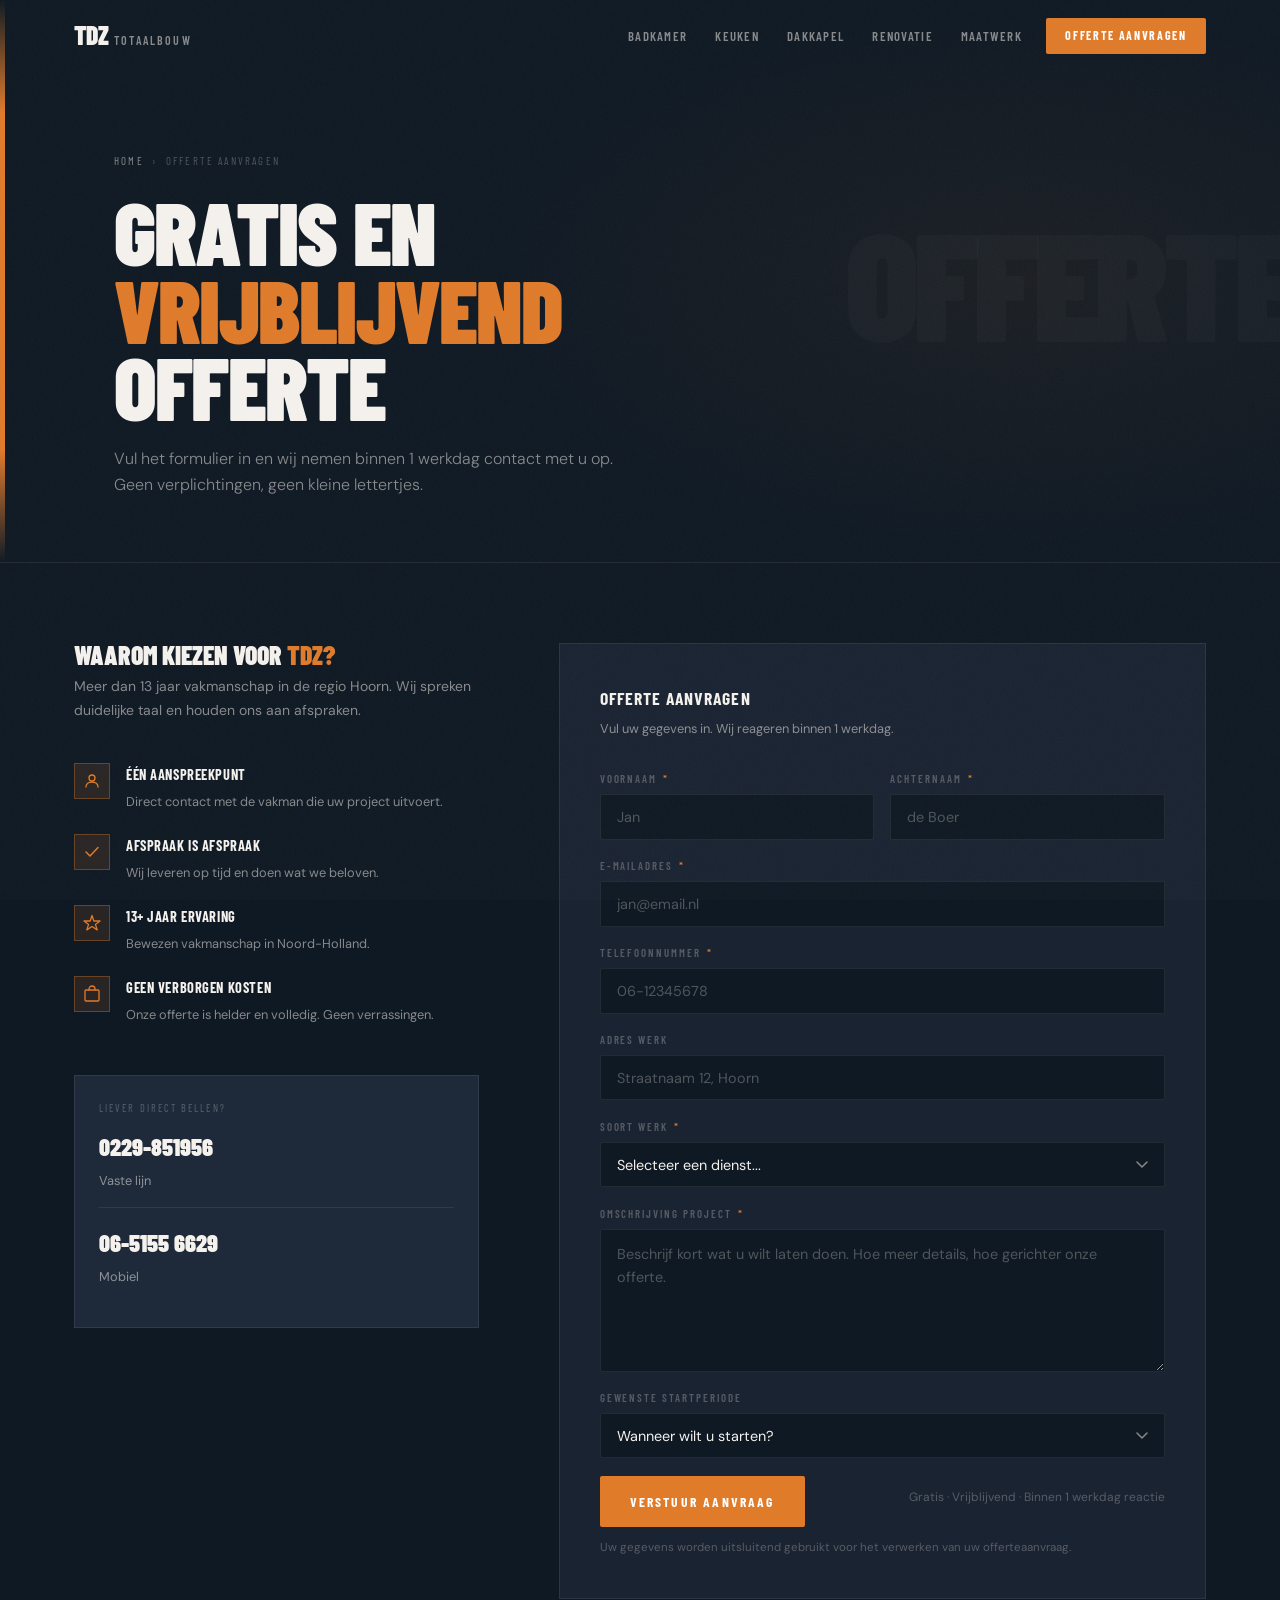
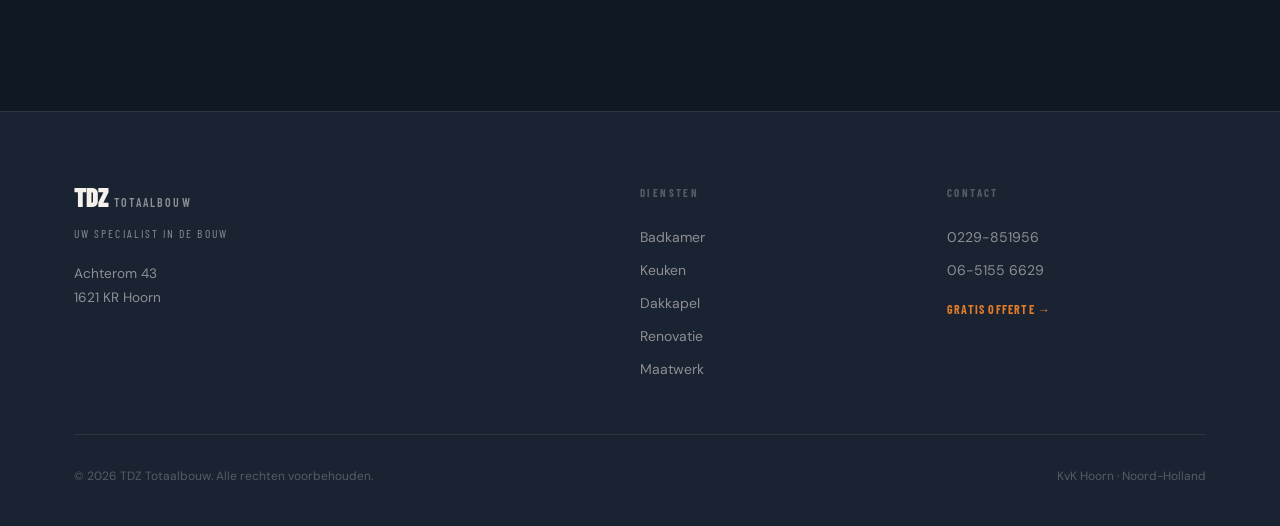
<file: offerte.html>
<!DOCTYPE html>
<html lang="nl">
<head>
  <meta charset="UTF-8">
  <meta name="viewport" content="width=device-width, initial-scale=1.0">
  <title>Gratis Offerte Aanvragen | TDZ Totaalbouw Hoorn</title>
  <meta name="description" content="Vraag gratis en vrijblijvend een offerte aan bij TDZ Totaalbouw in Hoorn. Wij reageren binnen 1 werkdag. Bel 0229-851956.">
  <link rel="preconnect" href="https://fonts.googleapis.com">
  <link rel="preconnect" href="https://fonts.gstatic.com" crossorigin>
  <link href="https://fonts.googleapis.com/css2?family=Barlow+Condensed:wght@400;600;700;900&family=DM+Sans:ital,wght@0,300;0,400;0,500;1,300&display=swap" rel="stylesheet">
  <link rel="stylesheet" href="css/style.css">
  <style>
    .page-hero {
      padding-top: calc(var(--nav-h) + 5rem);
      padding-bottom: 4rem;
      background: var(--bg-deep);
      position: relative;
      overflow: hidden;
    }
    .page-hero::before {
      content: '';
      position: absolute;
      inset: 0;
      background: radial-gradient(ellipse 70% 80% at 80% 50%, rgba(224,123,42,0.06) 0%, transparent 60%);
      pointer-events: none;
    }
    .page-hero__orange-bar {
      position: absolute;
      left: 0; top: 0; bottom: 0;
      width: 5px;
      background: linear-gradient(to bottom, transparent, var(--accent) 20%, var(--accent) 80%, transparent);
    }
    .page-hero__bg-text {
      position: absolute;
      right: -1rem;
      top: 50%;
      transform: translateY(-50%);
      font-family: var(--font-display);
      font-size: clamp(4rem, 12vw, 10rem);
      font-weight: 900;
      text-transform: uppercase;
      color: rgba(245,242,238,0.022);
      letter-spacing: -0.04em;
      white-space: nowrap;
      pointer-events: none;
      user-select: none;
    }
    .page-hero__inner { position: relative; z-index: 2; padding-left: calc(1.5rem + 1rem); }
    .breadcrumb {
      font-family: var(--font-display);
      font-size: 0.68rem;
      letter-spacing: 0.2em;
      text-transform: uppercase;
      color: var(--text-dim);
      margin-bottom: 1.5rem;
      display: flex;
      align-items: center;
      gap: 0.5rem;
    }
    .breadcrumb a { color: var(--text-muted); transition: color 0.2s; }
    .breadcrumb a:hover { color: var(--accent); }
    .breadcrumb span { color: var(--text-dim); }
    .page-hero__title {
      font-family: var(--font-display);
      font-size: clamp(3rem, 8vw, 5.5rem);
      font-weight: 900;
      text-transform: uppercase;
      line-height: 0.88;
      letter-spacing: -0.02em;
      color: var(--text);
      margin-bottom: 1.25rem;
    }
    .page-hero__title .accent { color: var(--accent); }
    .page-hero__sub {
      font-size: 1rem;
      font-weight: 300;
      color: var(--text-muted);
      line-height: 1.65;
      max-width: 500px;
    }

    /* OFFERTE LAYOUT */
    .offerte-section {
      padding: 5rem 0 7rem;
      background: var(--bg-deep);
      border-top: 1px solid var(--border);
    }
    .offerte-grid {
      display: grid;
      grid-template-columns: 1fr 1.6fr;
      gap: 5rem;
      align-items: start;
    }

    /* Left side info */
    .offerte-info__title {
      font-family: var(--font-display);
      font-size: 1.6rem;
      font-weight: 900;
      text-transform: uppercase;
      line-height: 0.92;
      color: var(--text);
      margin-bottom: 0.5rem;
    }
    .offerte-info__title .accent { color: var(--accent); }
    .offerte-info__sub {
      font-size: 0.875rem;
      color: var(--text-muted);
      line-height: 1.7;
      margin-bottom: 2.5rem;
    }

    /* USP list */
    .offerte-usps {
      display: flex;
      flex-direction: column;
      gap: 1.25rem;
      margin-bottom: 3rem;
    }
    .offerte-usp {
      display: flex;
      align-items: flex-start;
      gap: 1rem;
    }
    .offerte-usp__icon {
      width: 36px;
      height: 36px;
      background: rgba(224,123,42,0.12);
      border: 1px solid var(--border-accent);
      display: flex;
      align-items: center;
      justify-content: center;
      flex-shrink: 0;
      color: var(--accent);
    }
    .offerte-usp__text strong {
      display: block;
      font-family: var(--font-display);
      font-size: 0.9rem;
      font-weight: 700;
      text-transform: uppercase;
      letter-spacing: 0.04em;
      color: var(--text);
      margin-bottom: 0.15rem;
    }
    .offerte-usp__text span {
      font-size: 0.8rem;
      color: var(--text-muted);
      line-height: 1.5;
    }

    /* Direct contact block */
    .direct-contact {
      background: var(--bg-card);
      border: 1px solid var(--border);
      padding: 1.5rem;
    }
    .direct-contact__label {
      font-family: var(--font-display);
      font-size: 0.65rem;
      letter-spacing: 0.2em;
      text-transform: uppercase;
      color: var(--text-dim);
      margin-bottom: 0.75rem;
    }
    .direct-contact__phone {
      font-family: var(--font-display);
      font-size: 1.5rem;
      font-weight: 900;
      color: var(--text);
      display: block;
      margin-bottom: 0.25rem;
      transition: color 0.2s;
    }
    .direct-contact__phone:hover { color: var(--accent); }
    .direct-contact__phone-sub {
      font-size: 0.8rem;
      color: var(--text-muted);
      display: block;
      margin-bottom: 1rem;
    }
    .direct-contact__divider {
      height: 1px;
      background: var(--border);
      margin: 1rem 0;
    }

    /* The form */
    .offerte-form {
      background: var(--bg-base);
      border: 1px solid var(--border);
      padding: 2.5rem;
    }
    .offerte-form__title {
      font-family: var(--font-display);
      font-size: 1.1rem;
      font-weight: 700;
      text-transform: uppercase;
      letter-spacing: 0.06em;
      color: var(--text);
      margin-bottom: 0.4rem;
    }
    .offerte-form__sub {
      font-size: 0.8rem;
      color: var(--text-muted);
      margin-bottom: 2rem;
      line-height: 1.5;
    }
    .form-row {
      display: grid;
      grid-template-columns: 1fr 1fr;
      gap: 1rem;
    }
    .form-group {
      display: flex;
      flex-direction: column;
      gap: 0.4rem;
      margin-bottom: 1.1rem;
    }
    .form-label {
      font-family: var(--font-display);
      font-size: 0.68rem;
      font-weight: 600;
      letter-spacing: 0.18em;
      text-transform: uppercase;
      color: var(--text-dim);
    }
    .form-label .required {
      color: var(--accent);
      margin-left: 2px;
    }
    .form-input {
      background: var(--bg-deep);
      border: 1px solid var(--border);
      color: var(--text);
      font-family: var(--font-body);
      font-size: 0.9rem;
      padding: 0.8rem 1rem;
      border-radius: var(--radius);
      transition: border-color 0.2s, background 0.2s;
      outline: none;
      width: 100%;
      -webkit-appearance: none;
    }
    .form-input::placeholder { color: var(--text-dim); }
    .form-input:focus {
      border-color: var(--accent);
      background: var(--bg-card);
    }
    .form-select {
      background: var(--bg-deep);
      border: 1px solid var(--border);
      color: var(--text);
      font-family: var(--font-body);
      font-size: 0.9rem;
      padding: 0.8rem 1rem;
      border-radius: var(--radius);
      outline: none;
      width: 100%;
      -webkit-appearance: none;
      background-image: url("data:image/svg+xml,%3Csvg xmlns='http://www.w3.org/2000/svg' width='12' height='8' fill='none'%3E%3Cpath d='M1 1l5 5 5-5' stroke='%23888' stroke-width='1.5' stroke-linecap='round' stroke-linejoin='round'/%3E%3C/svg%3E");
      background-repeat: no-repeat;
      background-position: right 1rem center;
      cursor: pointer;
      transition: border-color 0.2s;
    }
    .form-select:focus { border-color: var(--accent); }
    .form-textarea {
      resize: vertical;
      min-height: 120px;
      line-height: 1.6;
    }
    .form-submit-row {
      display: flex;
      align-items: center;
      justify-content: space-between;
      gap: 1rem;
      flex-wrap: wrap;
      margin-top: 0.5rem;
    }
    .form-note {
      font-size: 0.75rem;
      color: var(--text-dim);
    }
    .form-privacy {
      font-size: 0.72rem;
      color: var(--text-dim);
      margin-top: 0.75rem;
    }
    /* Success message */
    .form-success {
      display: none;
      background: rgba(42,122,74,0.12);
      border: 1px solid rgba(42,122,74,0.3);
      padding: 1.5rem;
      text-align: center;
      margin-top: 1rem;
    }
    .form-success__title {
      font-family: var(--font-display);
      font-size: 1.1rem;
      font-weight: 700;
      text-transform: uppercase;
      color: #4caf73;
      margin-bottom: 0.35rem;
    }
    .form-success__sub { font-size: 0.83rem; color: var(--text-muted); }

    @media (max-width: 960px) {
      .offerte-grid { grid-template-columns: 1fr; gap: 3rem; }
    }
    @media (max-width: 600px) {
      .form-row { grid-template-columns: 1fr; }
      .offerte-form { padding: 1.5rem; }
      .form-submit-row { flex-direction: column; align-items: flex-start; }
    }
  </style>
</head>
<body>
  <div class="grain" aria-hidden="true"></div>

  <nav class="nav" id="nav">
    <div class="nav__inner">
      <a href="index.html" class="nav__logo">
        <span class="nav__logo-tdz">TDZ</span>
        <span class="nav__logo-sub">Totaalbouw</span>
      </a>
      <button class="nav__toggle" id="navToggle" aria-label="Menu openen" aria-expanded="false">
        <span></span><span></span><span></span>
      </button>
      <div class="nav__menu" id="navMenu">
        <a href="badkamer.html" class="nav__link">Badkamer</a>
        <a href="keuken.html" class="nav__link">Keuken</a>
        <a href="dakkapel.html" class="nav__link">Dakkapel</a>
        <a href="renovatie.html" class="nav__link">Renovatie</a>
        <a href="maatwerk.html" class="nav__link">Maatwerk</a>
        <a href="offerte.html" class="nav__cta">Offerte aanvragen</a>
      </div>
    </div>
  </nav>

  <section class="page-hero">
    <div class="page-hero__orange-bar" aria-hidden="true"></div>
    <div class="page-hero__bg-text" aria-hidden="true">OFFERTE</div>
    <div class="container">
      <div class="page-hero__inner">
        <nav class="breadcrumb" aria-label="Kruimelpad">
          <a href="index.html">Home</a>
          <span>›</span>
          <span>Offerte aanvragen</span>
        </nav>
        <h1 class="page-hero__title">
          Gratis en<br>
          <span class="accent">vrijblijvend</span><br>
          offerte
        </h1>
        <p class="page-hero__sub">
          Vul het formulier in en wij nemen binnen 1 werkdag contact met u op. Geen verplichtingen, geen kleine lettertjes.
        </p>
      </div>
    </div>
  </section>

  <section class="offerte-section">
    <div class="container">
      <div class="offerte-grid">

        <!-- Left: info -->
        <div class="offerte-info">
          <h2 class="offerte-info__title">Waarom kiezen voor <span class="accent">TDZ?</span></h2>
          <p class="offerte-info__sub">Meer dan 13 jaar vakmanschap in de regio Hoorn. Wij spreken duidelijke taal en houden ons aan afspraken.</p>

          <div class="offerte-usps">
            <div class="offerte-usp">
              <div class="offerte-usp__icon">
                <svg width="18" height="18" viewBox="0 0 18 18" fill="none">
                  <circle cx="9" cy="6" r="3" stroke="currentColor" stroke-width="1.3"/>
                  <path d="M3 15c0-3 2.7-5 6-5s6 2 6 5" stroke="currentColor" stroke-width="1.3" stroke-linecap="round"/>
                </svg>
              </div>
              <div class="offerte-usp__text">
                <strong>Één aanspreekpunt</strong>
                <span>Direct contact met de vakman die uw project uitvoert.</span>
              </div>
            </div>
            <div class="offerte-usp">
              <div class="offerte-usp__icon">
                <svg width="18" height="18" viewBox="0 0 18 18" fill="none">
                  <path d="M15 4.5L7 13l-4-4" stroke="currentColor" stroke-width="1.5" stroke-linecap="round" stroke-linejoin="round"/>
                </svg>
              </div>
              <div class="offerte-usp__text">
                <strong>Afspraak is afspraak</strong>
                <span>Wij leveren op tijd en doen wat we beloven.</span>
              </div>
            </div>
            <div class="offerte-usp">
              <div class="offerte-usp__icon">
                <svg width="18" height="18" viewBox="0 0 18 18" fill="none">
                  <path d="M9 1.5l1.8 5.5H17l-4.6 3.4 1.8 5.5L9 12.5l-5.2 3.4 1.8-5.5L1 7h6.2L9 1.5z" stroke="currentColor" stroke-width="1.3" stroke-linejoin="round"/>
                </svg>
              </div>
              <div class="offerte-usp__text">
                <strong>13+ jaar ervaring</strong>
                <span>Bewezen vakmanschap in Noord-Holland.</span>
              </div>
            </div>
            <div class="offerte-usp">
              <div class="offerte-usp__icon">
                <svg width="18" height="18" viewBox="0 0 18 18" fill="none">
                  <rect x="2" y="5" width="14" height="11" rx="1" stroke="currentColor" stroke-width="1.3"/>
                  <path d="M6 5V4a3 3 0 016 0v1" stroke="currentColor" stroke-width="1.3" stroke-linecap="round"/>
                </svg>
              </div>
              <div class="offerte-usp__text">
                <strong>Geen verborgen kosten</strong>
                <span>Onze offerte is helder en volledig. Geen verrassingen.</span>
              </div>
            </div>
          </div>

          <div class="direct-contact">
            <p class="direct-contact__label">Liever direct bellen?</p>
            <a href="tel:02298519456" class="direct-contact__phone">0229-851956</a>
            <span class="direct-contact__phone-sub">Vaste lijn</span>
            <div class="direct-contact__divider"></div>
            <a href="tel:0651556629" class="direct-contact__phone">06-5155 6629</a>
            <span class="direct-contact__phone-sub">Mobiel</span>
          </div>
        </div>

        <!-- Right: form -->
        <div class="offerte-form">
          <h2 class="offerte-form__title">Offerte aanvragen</h2>
          <p class="offerte-form__sub">Vul uw gegevens in. Wij reageren binnen 1 werkdag.</p>

          <form id="offerteForm" action="#" method="post" novalidate>

            <div class="form-row">
              <div class="form-group">
                <label for="voornaam" class="form-label">Voornaam <span class="required">*</span></label>
                <input type="text" id="voornaam" name="voornaam" class="form-input" placeholder="Jan" required>
              </div>
              <div class="form-group">
                <label for="achternaam" class="form-label">Achternaam <span class="required">*</span></label>
                <input type="text" id="achternaam" name="achternaam" class="form-input" placeholder="de Boer" required>
              </div>
            </div>

            <div class="form-group">
              <label for="email" class="form-label">E-mailadres <span class="required">*</span></label>
              <input type="email" id="email" name="email" class="form-input" placeholder="jan@email.nl" required>
            </div>

            <div class="form-group">
              <label for="telefoon" class="form-label">Telefoonnummer <span class="required">*</span></label>
              <input type="tel" id="telefoon" name="telefoon" class="form-input" placeholder="06-12345678" required>
            </div>

            <div class="form-group">
              <label for="adres" class="form-label">Adres werk</label>
              <input type="text" id="adres" name="adres" class="form-input" placeholder="Straatnaam 12, Hoorn">
            </div>

            <div class="form-group">
              <label for="dienst" class="form-label">Soort werk <span class="required">*</span></label>
              <select id="dienst" name="dienst" class="form-select" required>
                <option value="" disabled selected>Selecteer een dienst...</option>
                <option value="badkamer">Badkamer renovatie</option>
                <option value="keuken">Keuken plaatsen / renovatie</option>
                <option value="dakkapel">Dakkapel</option>
                <option value="renovatie">Renovatie / verbouwing</option>
                <option value="maatwerk">Maatwerk</option>
                <option value="anders">Anders / combinatie</option>
              </select>
            </div>

            <div class="form-group">
              <label for="omschrijving" class="form-label">Omschrijving project <span class="required">*</span></label>
              <textarea id="omschrijving" name="omschrijving" class="form-input form-textarea" placeholder="Beschrijf kort wat u wilt laten doen. Hoe meer details, hoe gerichter onze offerte." rows="5" required></textarea>
            </div>

            <div class="form-group">
              <label for="planning" class="form-label">Gewenste startperiode</label>
              <select id="planning" name="planning" class="form-select">
                <option value="" disabled selected>Wanneer wilt u starten?</option>
                <option value="zsm">Zo snel mogelijk</option>
                <option value="1maand">Binnen 1 maand</option>
                <option value="3maanden">Binnen 3 maanden</option>
                <option value="later">Later / oriënterend</option>
              </select>
            </div>

            <div class="form-submit-row">
              <button type="submit" class="btn btn--primary">Verstuur aanvraag</button>
              <span class="form-note">Gratis · Vrijblijvend · Binnen 1 werkdag reactie</span>
            </div>
            <p class="form-privacy">Uw gegevens worden uitsluitend gebruikt voor het verwerken van uw offerteaanvraag.</p>
          </form>

          <div class="form-success" id="formSuccess">
            <p class="form-success__title">Aanvraag ontvangen!</p>
            <p class="form-success__sub">Bedankt voor uw aanvraag. Wij nemen binnen 1 werkdag contact met u op.</p>
          </div>
        </div>

      </div>
    </div>
  </section>

  <footer class="footer">
    <div class="container">
      <div class="footer__grid">
        <div class="footer__brand">
          <a href="index.html" class="footer__logo">
            <span class="nav__logo-tdz">TDZ</span>
            <span class="nav__logo-sub">Totaalbouw</span>
          </a>
          <p class="footer__tagline">Uw specialist in de bouw</p>
          <address class="footer__address">Achterom 43<br>1621 KR Hoorn</address>
        </div>
        <div class="footer__links">
          <p class="footer__col-title">Diensten</p>
          <a href="badkamer.html" class="footer__link">Badkamer</a>
          <a href="keuken.html" class="footer__link">Keuken</a>
          <a href="dakkapel.html" class="footer__link">Dakkapel</a>
          <a href="renovatie.html" class="footer__link">Renovatie</a>
          <a href="maatwerk.html" class="footer__link">Maatwerk</a>
        </div>
        <div class="footer__links">
          <p class="footer__col-title">Contact</p>
          <a href="tel:02298519456" class="footer__link">0229-851956</a>
          <a href="tel:0651556629" class="footer__link">06-5155 6629</a>
          <a href="offerte.html" class="footer__link footer__link--accent">Gratis offerte →</a>
        </div>
      </div>
      <div class="footer__bottom">
        <p class="footer__copy">&copy; <span id="year"></span> TDZ Totaalbouw. Alle rechten voorbehouden.</p>
        <p class="footer__kvk">KvK Hoorn · Noord-Holland</p>
      </div>
    </div>
  </footer>

  <script src="js/main.js"></script>
  <script>
    // Offerte form handler
    const offerteForm = document.getElementById('offerteForm');
    const formSuccess = document.getElementById('formSuccess');

    if (offerteForm) {
      offerteForm.addEventListener('submit', function (e) {
        e.preventDefault();

        const btn = offerteForm.querySelector('[type="submit"]');
        const required = offerteForm.querySelectorAll('[required]');
        let valid = true;

        required.forEach(function (field) {
          field.style.borderColor = '';
          if (!field.value.trim()) {
            field.style.borderColor = '#e05a2a';
            valid = false;
          }
        });

        if (!valid) return;

        btn.disabled = true;
        btn.textContent = 'Versturen...';

        setTimeout(function () {
          offerteForm.style.display = 'none';
          formSuccess.style.display = 'block';
        }, 800);
      });
    }
  </script>
</body>
</html>
</file>
<file: css/style.css>
/* ============================================================
   TDZ TOTAALBOUW — STYLESHEET
   Direction: Industrial / Barlow Condensed / No-nonsense
   ============================================================ */

/* ---- CUSTOM PROPERTIES ---- */
:root {
  --bg-deep:    #0f1923;
  --bg-base:    #1a2332;
  --bg-card:    #1e2a3a;
  --bg-card-hover: #233044;
  --text:       #f5f2ee;
  --text-muted: rgba(245, 242, 238, 0.52);
  --text-dim:   rgba(245, 242, 238, 0.28);
  --accent:     #e07b2a;
  --accent-dark:#c96820;
  --accent-glow:rgba(224, 123, 42, 0.18);
  --border:     rgba(245, 242, 238, 0.08);
  --border-accent: rgba(224, 123, 42, 0.35);

  --font-display: 'Barlow Condensed', sans-serif;
  --font-body:    'DM Sans', sans-serif;

  --nav-h: 72px;
  --container: 1180px;
  --radius: 2px;

  --ease-out: cubic-bezier(0.16, 1, 0.3, 1);
  --ease-in-out: cubic-bezier(0.4, 0, 0.2, 1);
}

/* ---- RESET ---- */
*, *::before, *::after {
  box-sizing: border-box;
  margin: 0;
  padding: 0;
}

html {
  scroll-behavior: smooth;
  -webkit-text-size-adjust: 100%;
}

body {
  font-family: var(--font-body);
  background-color: var(--bg-deep);
  color: var(--text);
  line-height: 1.6;
  overflow-x: hidden;
  -webkit-font-smoothing: antialiased;
}

img, svg { display: block; max-width: 100%; }

a { color: inherit; text-decoration: none; }

button { cursor: pointer; font: inherit; border: none; background: none; }

address { font-style: normal; }

/* ---- GRAIN TEXTURE OVERLAY ---- */
.grain {
  position: fixed;
  inset: 0;
  pointer-events: none;
  z-index: 1000;
  opacity: 0.038;
  background-image: url("data:image/svg+xml,%3Csvg xmlns='http://www.w3.org/2000/svg' width='300' height='300'%3E%3Cfilter id='grain'%3E%3CfeTurbulence type='fractalNoise' baseFrequency='0.72' numOctaves='4' stitchTiles='stitch'/%3E%3C/filter%3E%3Crect width='300' height='300' filter='url(%23grain)' opacity='1'/%3E%3C/svg%3E");
  background-repeat: repeat;
  background-size: 180px 180px;
}

/* ---- LAYOUT UTILITIES ---- */
.container {
  max-width: var(--container);
  margin: 0 auto;
  padding: 0 1.5rem;
}

.section-label {
  font-family: var(--font-display);
  font-size: 0.7rem;
  letter-spacing: 0.25em;
  text-transform: uppercase;
  color: var(--accent);
  margin-bottom: 0.75rem;
  display: flex;
  align-items: center;
  gap: 0.6rem;
}

.section-label::before {
  content: '';
  display: inline-block;
  width: 20px;
  height: 2px;
  background: var(--accent);
  flex-shrink: 0;
}

.section-title {
  font-family: var(--font-display);
  font-size: clamp(2.2rem, 5vw, 3.4rem);
  font-weight: 900;
  text-transform: uppercase;
  line-height: 0.92;
  letter-spacing: -0.01em;
  color: var(--text);
}

.section-title .accent,
.accent {
  color: var(--accent);
}

.section-header {
  margin-bottom: 3.5rem;
}

/* ---- BUTTONS ---- */
.btn {
  display: inline-flex;
  align-items: center;
  gap: 0.4rem;
  font-family: var(--font-display);
  font-size: 0.85rem;
  font-weight: 700;
  letter-spacing: 0.16em;
  text-transform: uppercase;
  padding: 0.8rem 1.75rem;
  transition: background 0.2s var(--ease-out),
              color 0.2s var(--ease-out),
              border-color 0.2s var(--ease-out),
              transform 0.15s var(--ease-out);
  border-radius: var(--radius);
  white-space: nowrap;
}

.btn--primary {
  background: var(--accent);
  color: #fff;
  border: 2px solid var(--accent);
}

.btn--primary:hover {
  background: var(--accent-dark);
  border-color: var(--accent-dark);
  transform: translateY(-1px);
}

.btn--ghost {
  background: transparent;
  color: var(--text-muted);
  border: 2px solid var(--border);
}

.btn--ghost:hover {
  border-color: var(--accent);
  color: var(--text);
  transform: translateY(-1px);
}

.btn--full {
  width: 100%;
  justify-content: center;
}

/* ============================================================
   NAV
   ============================================================ */
.nav {
  position: fixed;
  top: 0;
  left: 0;
  right: 0;
  z-index: 900;
  height: var(--nav-h);
  background: transparent;
  transition: background 0.3s var(--ease-in-out),
              box-shadow 0.3s var(--ease-in-out);
}

.nav.nav--scrolled {
  background: rgba(15, 25, 35, 0.95);
  backdrop-filter: blur(12px);
  -webkit-backdrop-filter: blur(12px);
  box-shadow: 0 1px 0 var(--border);
}

.nav__inner {
  max-width: var(--container);
  margin: 0 auto;
  padding: 0 1.5rem;
  height: 100%;
  display: flex;
  align-items: center;
  justify-content: space-between;
  gap: 2rem;
}

.nav__logo {
  display: flex;
  align-items: baseline;
  gap: 0.35rem;
  flex-shrink: 0;
}

.nav__logo-tdz {
  font-family: var(--font-display);
  font-size: 1.6rem;
  font-weight: 900;
  letter-spacing: -0.02em;
  color: var(--text);
  line-height: 1;
}

.nav__logo-sub {
  font-family: var(--font-display);
  font-size: 0.75rem;
  font-weight: 600;
  letter-spacing: 0.18em;
  text-transform: uppercase;
  color: var(--text-muted);
}

.nav__logo:hover .nav__logo-tdz { color: var(--accent); }

.nav__menu {
  display: flex;
  align-items: center;
  gap: 0.25rem;
}

.nav__link {
  font-family: var(--font-display);
  font-size: 0.8rem;
  font-weight: 600;
  letter-spacing: 0.1em;
  text-transform: uppercase;
  color: var(--text-muted);
  padding: 0.5rem 0.75rem;
  border-radius: var(--radius);
  transition: color 0.2s;
  position: relative;
}

.nav__link::after {
  content: '';
  position: absolute;
  bottom: 2px;
  left: 0.75rem;
  right: 0.75rem;
  height: 2px;
  background: var(--accent);
  transform: scaleX(0);
  transform-origin: left;
  transition: transform 0.25s var(--ease-out);
}

.nav__link:hover {
  color: var(--text);
}

.nav__link:hover::after,
.nav__link.active::after {
  transform: scaleX(1);
}

.nav__link.active {
  color: var(--text);
}

.nav__cta {
  font-family: var(--font-display);
  font-size: 0.75rem;
  font-weight: 700;
  letter-spacing: 0.14em;
  text-transform: uppercase;
  background: var(--accent);
  color: #fff;
  padding: 0.55rem 1.2rem;
  border-radius: var(--radius);
  margin-left: 0.5rem;
  transition: background 0.2s, transform 0.15s;
}

.nav__cta:hover {
  background: var(--accent-dark);
  transform: translateY(-1px);
}

/* Mobile nav toggle */
.nav__toggle {
  display: none;
  flex-direction: column;
  justify-content: center;
  gap: 5px;
  width: 36px;
  height: 36px;
  padding: 6px;
}

.nav__toggle span {
  display: block;
  width: 100%;
  height: 2px;
  background: var(--text);
  border-radius: 2px;
  transition: transform 0.25s var(--ease-out), opacity 0.25s;
}

.nav--open .nav__toggle span:nth-child(1) {
  transform: translateY(7px) rotate(45deg);
}
.nav--open .nav__toggle span:nth-child(2) {
  opacity: 0;
  transform: scaleX(0);
}
.nav--open .nav__toggle span:nth-child(3) {
  transform: translateY(-7px) rotate(-45deg);
}

/* ============================================================
   HERO
   ============================================================ */
.hero {
  position: relative;
  min-height: 100svh;
  background-color: var(--bg-deep);
  background-size: cover;
  background-position: center;
  display: flex;
  flex-direction: column;
  justify-content: flex-end;
  overflow: hidden;
}

/* Atmospheric background gradient — darkens the photo */
.hero::before {
  content: '';
  position: absolute;
  inset: 0;
  background:
    radial-gradient(ellipse 80% 60% at 70% 30%, rgba(224,123,42,0.1) 0%, transparent 55%),
    linear-gradient(160deg, rgba(10,16,26,0.9) 0%, rgba(15,25,35,0.82) 50%, rgba(10,16,26,0.92) 100%);
  pointer-events: none;
  z-index: 1;
}

/* Vertical orange bar — signature detail */
.hero__orange-bar {
  position: absolute;
  left: 0;
  top: 0;
  bottom: 0;
  width: 5px;
  background: linear-gradient(to bottom, transparent 0%, var(--accent) 20%, var(--accent) 80%, transparent 100%);
  z-index: 2;
}

/* Large background text */
.hero__bg-text {
  position: absolute;
  right: -2rem;
  top: 50%;
  transform: translateY(-50%);
  font-family: var(--font-display);
  font-size: clamp(6rem, 16vw, 14rem);
  font-weight: 900;
  text-transform: uppercase;
  color: rgba(245, 242, 238, 0.022);
  letter-spacing: -0.04em;
  line-height: 1;
  white-space: nowrap;
  pointer-events: none;
  user-select: none;
  z-index: 1;
}

.hero__inner {
  position: relative;
  z-index: 3;
  max-width: var(--container);
  margin: 0 auto;
  padding: 0 1.5rem;
  width: 100%;
  padding-top: calc(var(--nav-h) + 4rem);
  padding-bottom: 0;
  display: flex;
  flex-direction: column;
  min-height: 100svh;
  justify-content: center;
}

.hero__content {
  max-width: 680px;
  padding-left: 1.5rem;
}

.hero__label {
  font-family: var(--font-display);
  font-size: 0.72rem;
  letter-spacing: 0.3em;
  text-transform: uppercase;
  color: var(--accent);
  margin-bottom: 1.25rem;
  display: flex;
  align-items: center;
  gap: 0.75rem;
}

.hero__label-line {
  display: inline-block;
  width: 32px;
  height: 2px;
  background: var(--accent);
  flex-shrink: 0;
}

.hero__title {
  font-family: var(--font-display);
  font-size: clamp(3.8rem, 10vw, 7.5rem);
  font-weight: 900;
  text-transform: uppercase;
  line-height: 0.88;
  letter-spacing: -0.02em;
  color: var(--text);
  margin-bottom: 1.75rem;
}

.hero__title-accent {
  color: var(--accent);
  display: block;
}

.hero__sub {
  font-size: clamp(0.9rem, 1.5vw, 1.05rem);
  font-weight: 300;
  color: var(--text-muted);
  line-height: 1.65;
  margin-bottom: 2.25rem;
  max-width: 480px;
}

.br-desktop { display: none; }

.hero__ctas {
  display: flex;
  gap: 1rem;
  flex-wrap: wrap;
}

/* Stats bar */
.hero__stats {
  display: flex;
  align-items: center;
  gap: 0;
  padding: 1.75rem 1.5rem 1.75rem calc(1.5rem + 1.5rem);
  margin-top: auto;
  border-top: 1px solid var(--border);
  background: rgba(10, 16, 26, 0.5);
  backdrop-filter: blur(8px);
}

.hero__stat {
  display: flex;
  flex-direction: column;
  padding: 0 2rem;
}

.hero__stat:first-child {
  padding-left: 0;
}

.hero__stat-num {
  font-family: var(--font-display);
  font-size: 1.9rem;
  font-weight: 900;
  color: var(--accent);
  line-height: 1;
  letter-spacing: -0.01em;
}

.hero__stat-label {
  font-size: 0.72rem;
  letter-spacing: 0.1em;
  text-transform: uppercase;
  color: var(--text-muted);
  margin-top: 0.2rem;
}

.hero__stat-divider {
  width: 1px;
  height: 32px;
  background: var(--border);
  flex-shrink: 0;
}

/* ============================================================
   SERVICES
   ============================================================ */
.services {
  padding: 7rem 0;
  background: var(--bg-base);
  position: relative;
}

.services::before {
  content: '';
  position: absolute;
  top: 0;
  left: 0;
  right: 0;
  height: 1px;
  background: linear-gradient(to right, transparent, var(--border), transparent);
}

.services__grid {
  display: grid;
  grid-template-columns: repeat(3, 1fr);
  gap: 1px;
  background: var(--border);
  border: 1px solid var(--border);
}

.service-card {
  position: relative;
  background: var(--bg-base);
  padding: 2.25rem 2rem;
  display: flex;
  flex-direction: column;
  gap: 0;
  transition: background 0.25s var(--ease-out);
  overflow: hidden;
}

/* Orange left reveal on hover */
.service-card::before {
  content: '';
  position: absolute;
  left: 0;
  top: 0;
  bottom: 0;
  width: 3px;
  background: var(--accent);
  transform: scaleY(0);
  transform-origin: bottom;
  transition: transform 0.35s var(--ease-out);
}

.service-card:hover {
  background: var(--bg-card-hover);
}

.service-card:hover::before {
  transform: scaleY(1);
}

.service-card--featured {
  background: var(--bg-card);
}

.service-card--featured::after {
  content: 'Maatwerk';
  position: absolute;
  top: 1rem;
  right: 1rem;
  font-family: var(--font-display);
  font-size: 0.6rem;
  letter-spacing: 0.15em;
  text-transform: uppercase;
  color: var(--accent);
  border: 1px solid var(--border-accent);
  padding: 0.2rem 0.5rem;
}

.service-card__icon {
  color: var(--accent);
  margin-bottom: 1.25rem;
  transition: transform 0.3s var(--ease-out);
}

.service-card:hover .service-card__icon {
  transform: translateY(-3px);
}

.service-card__title {
  font-family: var(--font-display);
  font-size: 1.45rem;
  font-weight: 900;
  text-transform: uppercase;
  letter-spacing: 0.02em;
  color: var(--text);
  margin-bottom: 0.6rem;
  line-height: 1;
}

.service-card__desc {
  font-size: 0.85rem;
  color: var(--text-muted);
  line-height: 1.6;
  margin-bottom: 1.5rem;
  flex-grow: 1;
}

.service-card__link {
  font-family: var(--font-display);
  font-size: 0.72rem;
  font-weight: 700;
  letter-spacing: 0.18em;
  text-transform: uppercase;
  color: var(--text-dim);
  transition: color 0.2s;
  margin-top: auto;
}

.service-card:hover .service-card__link {
  color: var(--accent);
}

/* ============================================================
   GALLERY
   ============================================================ */
.gallery {
  padding: 7rem 0;
  background: var(--bg-deep);
  border-top: 1px solid var(--border);
}

.gallery__grid {
  display: grid;
  grid-template-columns: repeat(3, 1fr);
  grid-template-rows: 260px 260px;
  gap: 4px;
}

.gallery__item {
  overflow: hidden;
  position: relative;
}

.gallery__item--wide {
  grid-column: span 2;
}

.gallery__item img {
  width: 100%;
  height: 100%;
  object-fit: cover;
  display: block;
  transition: transform 0.5s var(--ease-out), filter 0.4s;
  filter: brightness(0.88) saturate(0.9);
}

.gallery__item:hover img {
  transform: scale(1.04);
  filter: brightness(1) saturate(1);
}

.gallery__item::after {
  content: '';
  position: absolute;
  inset: 0;
  background: linear-gradient(to top, rgba(10,16,26,0.45) 0%, transparent 50%);
  pointer-events: none;
}

@media (max-width: 768px) {
  .gallery__grid {
    grid-template-columns: 1fr 1fr;
    grid-template-rows: auto;
  }
  .gallery__item--wide {
    grid-column: span 2;
  }
  .gallery__item {
    height: 200px;
  }
}

/* ============================================================
   USP BAR
   ============================================================ */
.usp {
  background: var(--bg-deep);
  padding: 4rem 0;
  border-top: 1px solid var(--border);
  border-bottom: 1px solid var(--border);
  position: relative;
  overflow: hidden;
}

/* Subtle accent glow behind USP */
.usp::before {
  content: '';
  position: absolute;
  top: 50%;
  left: 50%;
  transform: translate(-50%, -50%);
  width: 600px;
  height: 200px;
  background: radial-gradient(ellipse, var(--accent-glow) 0%, transparent 70%);
  pointer-events: none;
}

.usp__grid {
  display: flex;
  align-items: center;
  justify-content: center;
  gap: 0;
  flex-wrap: wrap;
  position: relative;
}

.usp__item {
  display: flex;
  align-items: center;
  gap: 1rem;
  padding: 0 3rem;
  flex: 1;
  min-width: 220px;
  justify-content: center;
}

.usp__icon {
  color: var(--accent);
  flex-shrink: 0;
  width: 24px;
  height: 24px;
}

.usp__text-group {
  display: flex;
  flex-direction: column;
}

.usp__title {
  font-family: var(--font-display);
  font-size: 1.05rem;
  font-weight: 700;
  text-transform: uppercase;
  letter-spacing: 0.04em;
  color: var(--text);
  line-height: 1.1;
}

.usp__desc {
  font-size: 0.78rem;
  color: var(--text-muted);
  margin-top: 0.2rem;
}

.usp__divider {
  width: 1px;
  height: 48px;
  background: var(--border);
  flex-shrink: 0;
}

/* ============================================================
   TESTIMONIAL
   ============================================================ */
.testimonial {
  background: var(--bg-base);
  padding: 7rem 0;
  position: relative;
  overflow: hidden;
}

.testimonial::before {
  content: '';
  position: absolute;
  top: 0;
  left: 0;
  right: 0;
  height: 1px;
  background: linear-gradient(to right, transparent, var(--border), transparent);
}

.testimonial__inner {
  max-width: 780px;
  margin: 0 auto;
  text-align: center;
  position: relative;
  padding: 0 1.5rem;
}

.testimonial__quote-mark {
  font-family: var(--font-display);
  font-size: 8rem;
  font-weight: 900;
  line-height: 0.5;
  color: var(--accent);
  opacity: 0.35;
  display: block;
  margin-bottom: 1.5rem;
  user-select: none;
}

.testimonial__text {
  font-size: clamp(1.1rem, 2.2vw, 1.4rem);
  font-weight: 300;
  font-style: italic;
  color: var(--text);
  line-height: 1.65;
  margin-bottom: 2rem;
}

.testimonial__author {
  display: flex;
  flex-direction: column;
  align-items: center;
  gap: 0.2rem;
}

.testimonial__author::before {
  content: '';
  display: block;
  width: 32px;
  height: 2px;
  background: var(--accent);
  margin-bottom: 0.75rem;
}

.testimonial__author-name {
  font-family: var(--font-display);
  font-size: 0.9rem;
  font-weight: 700;
  text-transform: uppercase;
  letter-spacing: 0.1em;
  color: var(--text);
}

.testimonial__author-loc {
  font-size: 0.78rem;
  color: var(--text-muted);
  letter-spacing: 0.06em;
}

/* ============================================================
   CONTACT
   ============================================================ */
.contact {
  background: var(--bg-deep);
  padding: 7rem 0;
  position: relative;
}

.contact::before {
  content: '';
  position: absolute;
  top: 0;
  left: 0;
  right: 0;
  height: 1px;
  background: linear-gradient(to right, transparent, var(--border), transparent);
}

.contact__grid {
  display: grid;
  grid-template-columns: 1fr 1fr;
  gap: 5rem;
  align-items: start;
}

.contact__title {
  font-family: var(--font-display);
  font-size: clamp(2rem, 4vw, 3rem);
  font-weight: 900;
  text-transform: uppercase;
  line-height: 0.92;
  letter-spacing: -0.01em;
  color: var(--text);
  margin-bottom: 2.5rem;
}

.contact__details {
  display: flex;
  flex-direction: column;
  gap: 1.25rem;
}

.contact__phone {
  display: flex;
  flex-direction: column;
  gap: 0.15rem;
  transition: color 0.2s;
}

.contact__phone:hover .contact__phone-num {
  color: var(--accent);
}

.contact__phone-label {
  font-size: 0.68rem;
  letter-spacing: 0.18em;
  text-transform: uppercase;
  color: var(--text-dim);
  font-family: var(--font-display);
  font-weight: 600;
}

.contact__phone-num {
  font-family: var(--font-display);
  font-size: 2rem;
  font-weight: 900;
  letter-spacing: -0.01em;
  color: var(--text);
  line-height: 1.1;
  transition: color 0.2s;
}

.contact__address {
  display: flex;
  align-items: flex-start;
  gap: 0.6rem;
  font-size: 0.875rem;
  color: var(--text-muted);
  line-height: 1.6;
  padding-top: 0.25rem;
}

.contact__address svg {
  color: var(--accent);
  flex-shrink: 0;
  margin-top: 0.15rem;
}

/* Form */
.contact__form {
  display: flex;
  flex-direction: column;
  gap: 1.25rem;
}

.form-group {
  display: flex;
  flex-direction: column;
  gap: 0.4rem;
}

.form-label {
  font-family: var(--font-display);
  font-size: 0.68rem;
  font-weight: 600;
  letter-spacing: 0.18em;
  text-transform: uppercase;
  color: var(--text-dim);
}

.form-input {
  background: var(--bg-card);
  border: 1px solid var(--border);
  color: var(--text);
  font-family: var(--font-body);
  font-size: 0.9rem;
  padding: 0.8rem 1rem;
  border-radius: var(--radius);
  transition: border-color 0.2s, background 0.2s;
  outline: none;
  width: 100%;
  -webkit-appearance: none;
}

.form-input::placeholder {
  color: var(--text-dim);
}

.form-input:focus {
  border-color: var(--accent);
  background: var(--bg-card-hover);
}

.form-textarea {
  resize: vertical;
  min-height: 110px;
  line-height: 1.6;
}

.form-note {
  font-size: 0.75rem;
  color: var(--text-dim);
  text-align: center;
  margin-top: -0.5rem;
}

/* ============================================================
   FOOTER
   ============================================================ */
.footer {
  background: var(--bg-base);
  border-top: 1px solid var(--border);
  padding: 4.5rem 0 2.5rem;
}

.footer__grid {
  display: grid;
  grid-template-columns: 2fr 1fr 1fr;
  gap: 3rem;
  margin-bottom: 3rem;
}

.footer__logo {
  display: flex;
  align-items: baseline;
  gap: 0.35rem;
  margin-bottom: 0.75rem;
}

.footer__tagline {
  font-family: var(--font-display);
  font-size: 0.72rem;
  letter-spacing: 0.18em;
  text-transform: uppercase;
  color: var(--text-muted);
  margin-bottom: 1.25rem;
}

.footer__address {
  font-size: 0.85rem;
  color: var(--text-muted);
  line-height: 1.7;
}

.footer__col-title {
  font-family: var(--font-display);
  font-size: 0.68rem;
  font-weight: 700;
  letter-spacing: 0.22em;
  text-transform: uppercase;
  color: var(--text-dim);
  margin-bottom: 1.25rem;
}

.footer__links {
  display: flex;
  flex-direction: column;
  gap: 0;
}

.footer__link {
  font-size: 0.875rem;
  color: var(--text-muted);
  padding: 0.3rem 0;
  transition: color 0.2s;
  border-bottom: 1px solid transparent;
  width: fit-content;
}

.footer__link:hover {
  color: var(--text);
}

.footer__link--accent {
  color: var(--accent);
  font-family: var(--font-display);
  font-size: 0.75rem;
  font-weight: 700;
  letter-spacing: 0.1em;
  text-transform: uppercase;
  margin-top: 0.5rem;
}

.footer__link--accent:hover {
  color: var(--accent-dark);
}

.footer__bottom {
  display: flex;
  align-items: center;
  justify-content: space-between;
  padding-top: 2rem;
  border-top: 1px solid var(--border);
  gap: 1rem;
  flex-wrap: wrap;
}

.footer__copy,
.footer__kvk {
  font-size: 0.75rem;
  color: var(--text-dim);
}

/* ============================================================
   ANIMATIONS — SCROLL REVEAL
   ============================================================ */
.reveal {
  opacity: 0;
  transform: translateY(24px);
  transition: opacity 0.7s var(--ease-out),
              transform 0.7s var(--ease-out);
}

.reveal.visible {
  opacity: 1;
  transform: translateY(0);
}

.reveal-delay-1 { transition-delay: 0.1s; }
.reveal-delay-2 { transition-delay: 0.2s; }
.reveal-delay-3 { transition-delay: 0.3s; }
.reveal-delay-4 { transition-delay: 0.4s; }

/* ============================================================
   RESPONSIVE — TABLET
   ============================================================ */
@media (max-width: 1024px) {
  .services__grid {
    grid-template-columns: repeat(2, 1fr);
  }

  .contact__grid {
    gap: 3.5rem;
  }

  .footer__grid {
    grid-template-columns: 1fr 1fr;
  }

  .footer__brand {
    grid-column: 1 / -1;
  }
}

/* ============================================================
   RESPONSIVE — MOBILE
   ============================================================ */
@media (max-width: 768px) {

  /* Nav */
  .nav__toggle {
    display: flex;
  }

  .nav__menu {
    position: fixed;
    top: var(--nav-h);
    left: 0;
    right: 0;
    bottom: 0;
    background: rgba(10, 16, 26, 0.98);
    backdrop-filter: blur(16px);
    flex-direction: column;
    align-items: center;
    justify-content: center;
    gap: 1rem;
    transform: translateX(100%);
    transition: transform 0.35s var(--ease-out);
    padding: 2rem;
  }

  .nav--open .nav__menu {
    transform: translateX(0);
  }

  .nav__link {
    font-size: 1.4rem;
    padding: 0.75rem 1.5rem;
  }

  .nav__cta {
    margin-left: 0;
    margin-top: 0.5rem;
    padding: 0.8rem 2rem;
    font-size: 0.9rem;
  }

  /* Hero */
  .hero__content {
    padding-left: 1rem;
  }

  .hero__title {
    font-size: clamp(3rem, 14vw, 4.5rem);
  }

  .hero__stats {
    padding: 1.25rem 1.5rem;
    gap: 0;
    justify-content: space-around;
  }

  .hero__stat {
    padding: 0 1rem;
  }

  .hero__stat-num {
    font-size: 1.5rem;
  }

  .hero__stat-divider {
    height: 24px;
  }

  /* Services */
  .services {
    padding: 5rem 0;
  }

  .services__grid {
    grid-template-columns: 1fr;
  }

  /* USP */
  .usp__grid {
    flex-direction: column;
    gap: 2rem;
    align-items: flex-start;
    padding: 0 1.5rem;
  }

  .usp__item {
    padding: 0;
    justify-content: flex-start;
    min-width: unset;
  }

  .usp__divider {
    display: none;
  }

  /* Contact */
  .contact__grid {
    grid-template-columns: 1fr;
    gap: 3rem;
  }

  /* Footer */
  .footer__grid {
    grid-template-columns: 1fr;
    gap: 2rem;
  }

  .footer__bottom {
    flex-direction: column;
    align-items: flex-start;
  }
}

@media (min-width: 900px) {
  .br-desktop { display: block; }
}
</file>
